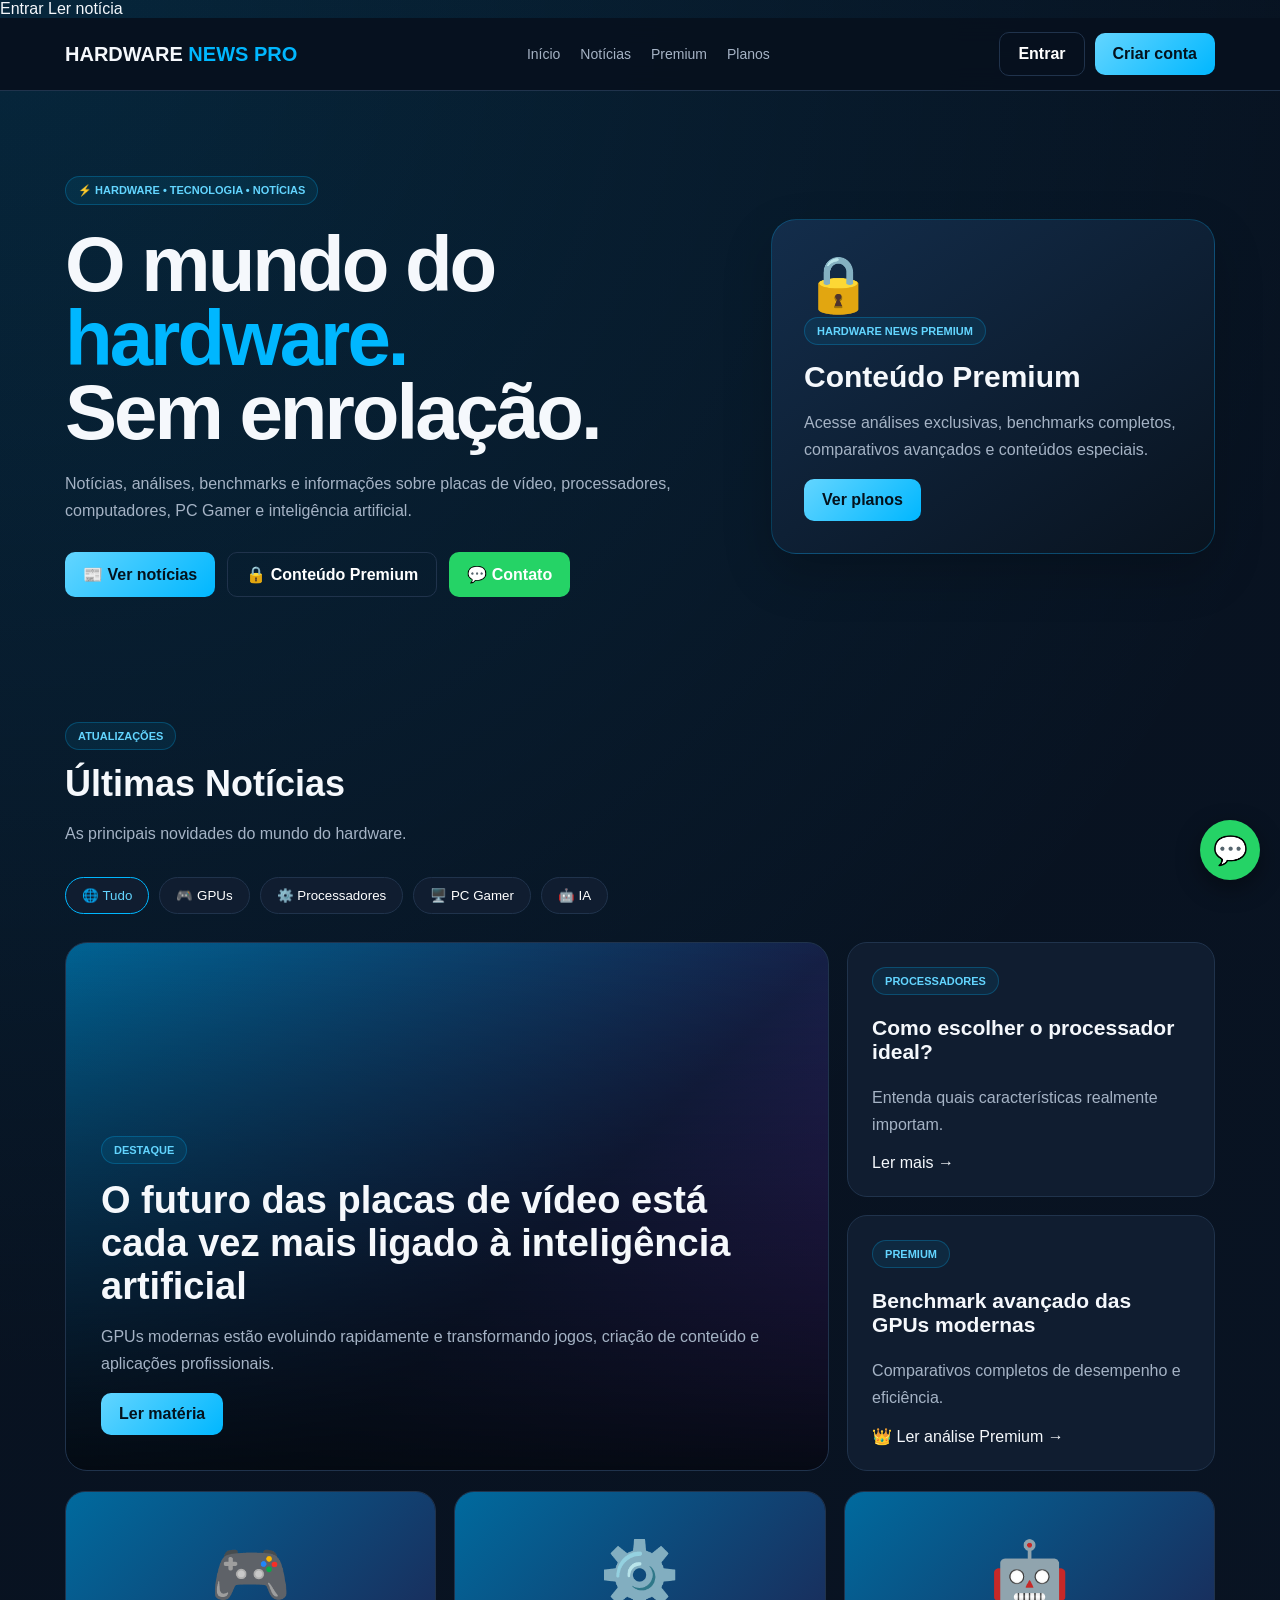
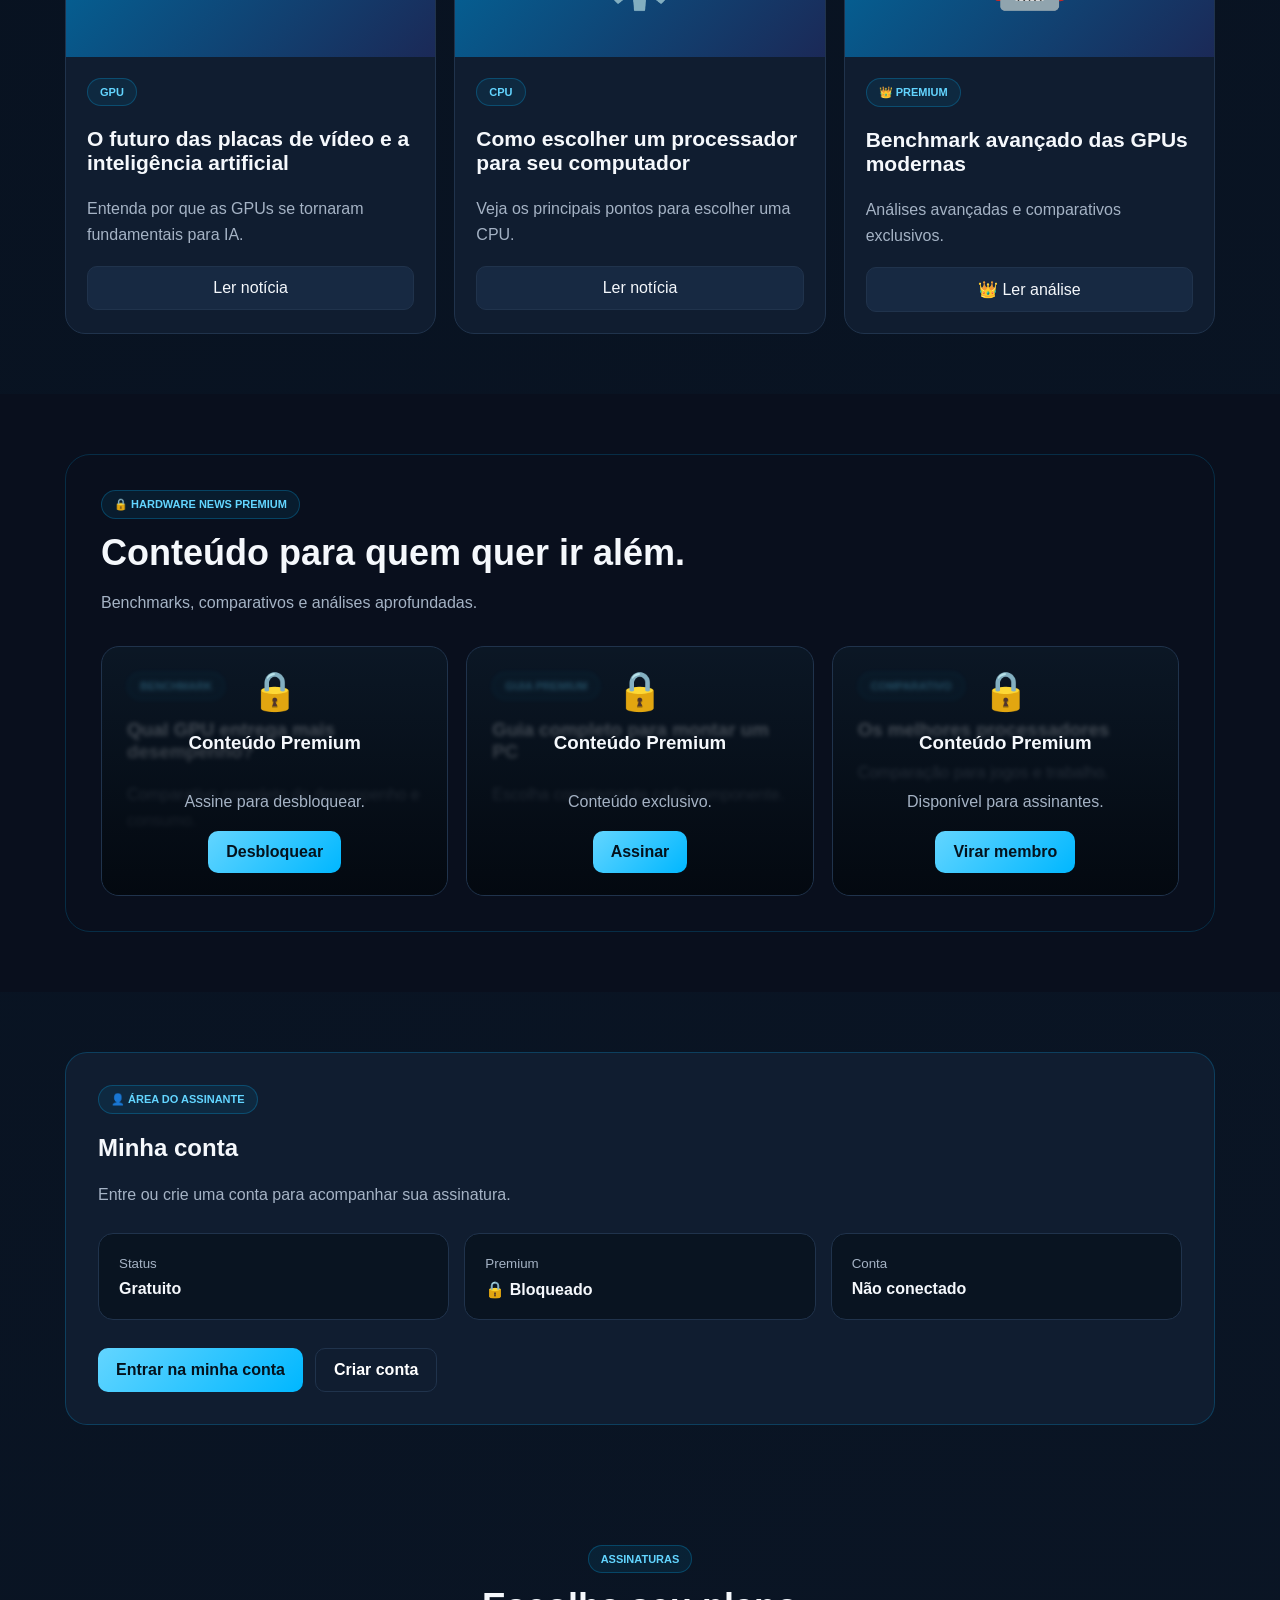
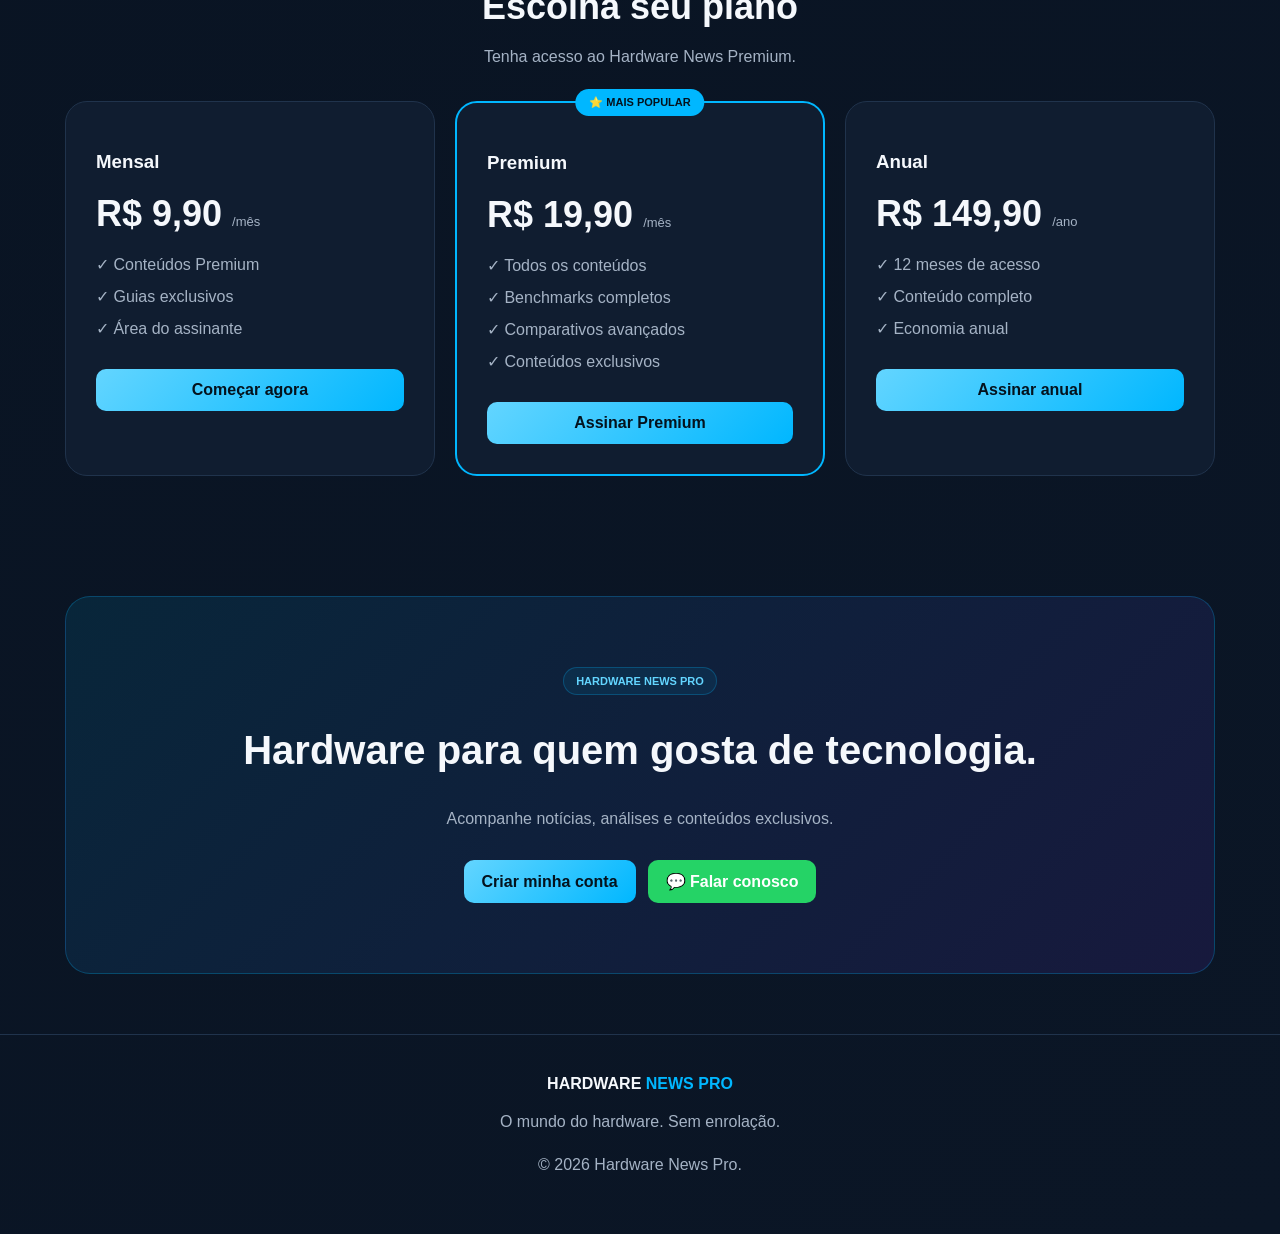
<file: Index.html>
<!DOCTYPE html>
<html lang="pt-BR">
<head>
<meta charset="UTF-8">
<meta name="viewport" content="width=device-width, initial-scale=1.0">

<title>Hardware News Pro | Notícias sobre Hardware</title>
<a href="login.html">Entrar</a>
  
  <a href="noticia.html?id=news-1">Ler notícia</a>
  
<style>
:root{
  --bg:#07111f;
  --bg2:#0b1626;
  --card:#101d30;
  --blue:#00b7ff;
  --blue2:#63d5ff;
  --text:#f5f8fc;
  --muted:#a5b3c5;
  --border:#20334c;
  --green:#25D366;
}

*{box-sizing:border-box}

html{scroll-behavior:smooth}

body{
  margin:0;
  font-family:Arial,Helvetica,sans-serif;
  color:var(--text);
  background:
    radial-gradient(circle at top left,rgba(0,183,255,.13),transparent 30%),
    linear-gradient(145deg,var(--bg),var(--bg2));
}

a{text-decoration:none;color:inherit}
button,input{font-family:inherit}

.container{
  width:min(1150px,92%);
  margin:auto;
}

/* HEADER */

header{
  position:sticky;
  top:0;
  z-index:100;
  background:rgba(7,17,31,.96);
  backdrop-filter:blur(12px);
  border-bottom:1px solid var(--border);
}

nav{
  min-height:72px;
  display:flex;
  align-items:center;
  justify-content:space-between;
  gap:18px;
}

.logo{
  font-size:20px;
  font-weight:900;
  white-space:nowrap;
}

.logo span{color:var(--blue)}

.links{
  display:flex;
  align-items:center;
  gap:20px;
}

.links a{
  color:var(--muted);
  font-size:14px;
}

.links a:hover{color:var(--blue)}

.nav-user{
  display:flex;
  align-items:center;
  gap:10px;
}

.btn{
  display:inline-flex;
  align-items:center;
  justify-content:center;
  gap:7px;
  border:none;
  cursor:pointer;
  padding:12px 18px;
  border-radius:10px;
  background:linear-gradient(135deg,var(--blue2),var(--blue));
  color:#04121d;
  font-weight:800;
  transition:.2s;
}

.btn:hover{transform:translateY(-2px)}

.btn-outline{
  background:transparent;
  color:white;
  border:1px solid var(--border);
}

.btn-green{
  background:var(--green);
  color:white;
}

.user-box{
  display:none;
  align-items:center;
  gap:10px;
}

.user-name{
  max-width:150px;
  overflow:hidden;
  text-overflow:ellipsis;
  white-space:nowrap;
  font-size:13px;
  color:var(--blue2);
  font-weight:bold;
}

/* HERO */

.hero{padding:85px 0 65px}

.hero-grid{
  display:grid;
  grid-template-columns:1.2fr .8fr;
  gap:40px;
  align-items:center;
}

.badge{
  display:inline-block;
  padding:7px 12px;
  border-radius:25px;
  background:rgba(0,183,255,.08);
  border:1px solid rgba(0,183,255,.25);
  color:var(--blue2);
  font-size:11px;
  font-weight:900;
}

h1{
  margin:22px 0;
  font-size:clamp(50px,7vw,78px);
  line-height:.95;
  letter-spacing:-3px;
}

h1 span{color:var(--blue)}

p{
  color:var(--muted);
  line-height:1.65;
}

.hero-buttons{
  display:flex;
  flex-wrap:wrap;
  gap:12px;
  margin-top:28px;
}

.premium-box{
  padding:32px;
  border-radius:25px;
  border:1px solid rgba(0,183,255,.25);
  background:linear-gradient(145deg,#132d4b,#09131f);
  box-shadow:0 20px 50px rgba(0,0,0,.2);
}

.premium-icon{font-size:55px}

.premium-box h2{
  font-size:30px;
  margin:15px 0;
}

/* SECTIONS */

section{padding:60px 0}

.section-title{margin-bottom:30px}

.section-title h2{
  margin:13px 0;
  font-size:36px;
}

.center{text-align:center}

/* CATEGORIES */

.categories{
  display:flex;
  gap:10px;
  overflow-x:auto;
  padding-bottom:8px;
}

.category{
  flex:0 0 auto;
  border:1px solid var(--border);
  background:var(--card);
  color:white;
  padding:10px 16px;
  border-radius:25px;
  cursor:pointer;
}

.category.active,
.category:hover{
  border-color:var(--blue);
  color:var(--blue2);
}

/* FEATURED */

.featured{
  display:grid;
  grid-template-columns:1.35fr .65fr;
  gap:18px;
  margin-top:20px;
}

.main-news{
  min-height:420px;
  padding:35px;
  display:flex;
  align-items:flex-end;
  border-radius:22px;
  border:1px solid var(--border);
  background:
    linear-gradient(0deg,rgba(3,9,16,.96),rgba(3,9,16,.08)),
    linear-gradient(135deg,#006a9e,#17224b 60%,#47217d);
}

.main-news h3{
  font-size:38px;
  margin:15px 0;
}

.side-news{
  display:flex;
  flex-direction:column;
  gap:18px;
}

.side-card{
  flex:1;
  padding:24px;
  border-radius:20px;
  background:var(--card);
  border:1px solid var(--border);
}

.side-card h3{font-size:21px}

/* NEWS */

.news-grid{
  display:grid;
  grid-template-columns:repeat(3,1fr);
  gap:18px;
  margin-top:20px;
}

.news-card{
  overflow:hidden;
  border-radius:20px;
  background:var(--card);
  border:1px solid var(--border);
}

.news-image{
  height:165px;
  display:flex;
  align-items:center;
  justify-content:center;
  font-size:65px;
  background:linear-gradient(135deg,#006a9e,#1b2957);
}

.news-content{padding:21px}

.news-content h3{
  font-size:21px;
}

.read{
  display:block;
  text-align:center;
  margin-top:17px;
  padding:12px;
  border-radius:10px;
  background:#172942;
  border:1px solid var(--border);
}

/* ACCOUNT */

.account-box{
  padding:32px;
  border-radius:22px;
  background:var(--card);
  border:1px solid rgba(0,183,255,.22);
}

.stats{
  display:grid;
  grid-template-columns:repeat(3,1fr);
  gap:15px;
  margin:25px 0;
}

.stat{
  padding:20px;
  border-radius:15px;
  background:#091421;
  border:1px solid var(--border);
}

.stat small{color:var(--muted)}

.stat strong{
  display:block;
  margin-top:8px;
}

/* PREMIUM */

.premium-section{
  background:#090f1d;
}

.premium-wrap{
  padding:35px;
  border-radius:25px;
  border:1px solid rgba(0,183,255,.18);
}

.premium-grid{
  display:grid;
  grid-template-columns:repeat(3,1fr);
  gap:18px;
}

.lock-card{
  position:relative;
  min-height:250px;
  overflow:hidden;
  padding:25px;
  border-radius:18px;
  background:#0b1725;
  border:1px solid var(--border);
}

.lock-content{
  opacity:.35;
  filter:blur(2px);
}

.lock-overlay{
  position:absolute;
  inset:0;
  display:flex;
  flex-direction:column;
  align-items:center;
  justify-content:center;
  text-align:center;
  background:linear-gradient(transparent,rgba(3,8,15,.95));
}

.lock{font-size:38px}

/* PLANS */

.plans{
  display:grid;
  grid-template-columns:repeat(3,1fr);
  gap:20px;
}

.plan{
  position:relative;
  padding:30px;
  border-radius:22px;
  background:var(--card);
  border:1px solid var(--border);
}

.plan.popular{
  border:2px solid var(--blue);
}

.popular-label{
  position:absolute;
  top:-14px;
  left:50%;
  transform:translateX(-50%);
  white-space:nowrap;
  padding:7px 14px;
  border-radius:25px;
  background:var(--blue);
  color:#04121d;
  font-size:11px;
  font-weight:900;
}

.price{
  margin:20px 0;
  font-size:36px;
  font-weight:900;
}

.price span{
  font-size:13px;
  font-weight:normal;
  color:var(--muted);
}

.plan ul{
  list-style:none;
  padding:0;
}

.plan li{
  color:var(--muted);
  margin:13px 0;
}

.plan .btn{
  width:100%;
  margin-top:15px;
}

/* CTA */

.cta{
  padding:70px 20px;
  border-radius:25px;
  text-align:center;
  background:linear-gradient(135deg,#08263a,#17193d);
  border:1px solid rgba(0,183,255,.25);
}

.cta h2{
  font-size:40px;
}

/* WHATSAPP */

.whatsapp-float{
  position:fixed;
  right:20px;
  bottom:20px;
  width:60px;
  height:60px;
  display:flex;
  align-items:center;
  justify-content:center;
  border-radius:50%;
  background:var(--green);
  font-size:28px;
  box-shadow:0 8px 25px rgba(0,0,0,.4);
  z-index:200;
}

/* FOOTER */

footer{
  padding:40px 0;
  text-align:center;
  border-top:1px solid var(--border);
}

footer span{color:var(--blue)}

/* MOBILE */

@media(max-width:900px){

  .hero-grid,
  .featured{
    grid-template-columns:1fr;
  }

  .side-news{
    display:grid;
    grid-template-columns:1fr 1fr;
  }

  .news-grid,
  .premium-grid,
  .plans{
    grid-template-columns:1fr 1fr;
  }

  .stats{
    grid-template-columns:1fr;
  }
}

@media(max-width:650px){

  nav{
    min-height:65px;
  }

  .links{
    display:none;
  }

  .user-name{
    display:none;
  }

  .hero{
    padding:55px 0;
  }

  h1{
    font-size:52px;
  }

  .hero-buttons{
    flex-direction:column;
  }

  .hero-buttons .btn{
    width:100%;
  }

  .side-news{
    display:flex;
  }

  .news-grid,
  .premium-grid,
  .plans{
    grid-template-columns:1fr;
  }

  .main-news h3{
    font-size:30px;
  }

  .main-news{
    padding:25px;
  }

  .premium-wrap{
    padding:22px;
  }

  .whatsapp-float{
    width:55px;
    height:55px;
    right:15px;
    bottom:15px;
  }
}
</style>
</head>

<body>

<header>
<div class="container">

<nav>

<a href="index.html" class="logo">
HARDWARE <span>NEWS PRO</span>
</a>

<div class="links">
<a href="#inicio">Início</a>
<a href="#noticias">Notícias</a>
<a href="#premium">Premium</a>
<a href="#planos">Planos</a>
</div>

<div class="nav-user" id="navGuest">

<a href="login.html" class="btn btn-outline">
Entrar
</a>

<a href="cadastro.html" class="btn">
Criar conta
</a>

</div>

<div class="user-box" id="navLogged">

<span class="user-name" id="userName">
Usuário
</span>

<a href="premium.html" class="btn btn-outline">
Premium
</a>

<button class="btn btn-outline" onclick="sair()">
Sair
</button>

</div>

</nav>

</div>
</header>

<main>

<section class="hero" id="inicio">

<div class="container">

<div class="hero-grid">

<div>

<span class="badge">
⚡ HARDWARE • TECNOLOGIA • NOTÍCIAS
</span>

<h1>
O mundo do<br>
<span>hardware.</span><br>
Sem enrolação.
</h1>

<p>
Notícias, análises, benchmarks e informações sobre placas de vídeo,
processadores, computadores, PC Gamer e inteligência artificial.
</p>

<div class="hero-buttons">

<a href="#noticias" class="btn">
📰 Ver notícias
</a>

<a href="#premium" class="btn btn-outline">
🔒 Conteúdo Premium
</a>

<a
href="https://wa.me/5561993730064"
target="_blank"
rel="noopener"
class="btn btn-green"
>
💬 Contato
</a>

</div>

</div>

<div class="premium-box">

<div class="premium-icon">
🔒
</div>

<span class="badge">
HARDWARE NEWS PREMIUM
</span>

<h2>
Conteúdo Premium
</h2>

<p>
Acesse análises exclusivas, benchmarks completos,
comparativos avançados e conteúdos especiais.
</p>

<a href="#planos" class="btn">
Ver planos
</a>

</div>

</div>

</div>

</section>


<section id="noticias">

<div class="container">

<div class="section-title">

<span class="badge">
ATUALIZAÇÕES
</span>

<h2>
Últimas Notícias
</h2>

<p>
As principais novidades do mundo do hardware.
</p>

</div>

<div class="categories">

<button class="category active">🌐 Tudo</button>
<button class="category">🎮 GPUs</button>
<button class="category">⚙️ Processadores</button>
<button class="category">🖥️ PC Gamer</button>
<button class="category">🤖 IA</button>

</div>


<div class="featured">

<article class="main-news">

<div>

<span class="badge">
DESTAQUE
</span>

<h3>
O futuro das placas de vídeo está cada vez mais ligado à inteligência artificial
</h3>

<p>
GPUs modernas estão evoluindo rapidamente e transformando jogos,
criação de conteúdo e aplicações profissionais.
</p>

<a href="noticia.html?id=news-1" class="btn">
Ler matéria
</a>

</div>

</article>


<div class="side-news">

<article class="side-card">

<span class="badge">
PROCESSADORES
</span>

<h3>
Como escolher o processador ideal?
</h3>

<p>
Entenda quais características realmente importam.
</p>

<a href="noticia.html?id=news-2">
Ler mais →
</a>

</article>


<article class="side-card">

<span class="badge">
PREMIUM
</span>

<h3>
Benchmark avançado das GPUs modernas
</h3>

<p>
Comparativos completos de desempenho e eficiência.
</p>

<a href="noticia.html?id=news-3">
👑 Ler análise Premium →
</a>

</article>

</div>

</div>


<div class="news-grid">

<article class="news-card">

<div class="news-image">
🎮
</div>

<div class="news-content">

<span class="badge">
GPU
</span>

<h3>
O futuro das placas de vídeo e a inteligência artificial
</h3>

<p>
Entenda por que as GPUs se tornaram fundamentais para IA.
</p>

<a href="noticia.html?id=news-1" class="read">
Ler notícia
</a>

</div>

</article>


<article class="news-card">

<div class="news-image">
⚙️
</div>

<div class="news-content">

<span class="badge">
CPU
</span>

<h3>
Como escolher um processador para seu computador
</h3>

<p>
Veja os principais pontos para escolher uma CPU.
</p>

<a href="noticia.html?id=news-2" class="read">
Ler notícia
</a>

</div>

</article>


<article class="news-card">

<div class="news-image">
🤖
</div>

<div class="news-content">

<span class="badge">
👑 PREMIUM
</span>

<h3>
Benchmark avançado das GPUs modernas
</h3>

<p>
Análises avançadas e comparativos exclusivos.
</p>

<a href="noticia.html?id=news-3" class="read">
👑 Ler análise
</a>

</div>

</article>

</div>

</div>

</section>


<section class="premium-section" id="premium">

<div class="container">

<div class="premium-wrap">

<div class="section-title">

<span class="badge">
🔒 HARDWARE NEWS PREMIUM
</span>

<h2>
Conteúdo para quem quer ir além.
</h2>

<p>
Benchmarks, comparativos e análises aprofundadas.
</p>

</div>


<div class="premium-grid">

<div class="lock-card">

<div class="lock-content">

<span class="badge">
BENCHMARK
</span>

<h3>
Qual GPU entrega mais desempenho?
</h3>

<p>
Comparativo completo de desempenho e consumo.
</p>

</div>

<div class="lock-overlay">

<div class="lock">
🔒
</div>

<h3>
Conteúdo Premium
</h3>

<p>
Assine para desbloquear.
</p>

<a href="premium.html" class="btn">
Desbloquear
</a>

</div>

</div>


<div class="lock-card">

<div class="lock-content">

<span class="badge">
GUIA PREMIUM
</span>

<h3>
Guia completo para montar um PC
</h3>

<p>
Escolha corretamente cada componente.
</p>

</div>

<div class="lock-overlay">

<div class="lock">
🔒
</div>

<h3>
Conteúdo Premium
</h3>

<p>
Conteúdo exclusivo.
</p>

<a href="premium.html" class="btn">
Assinar
</a>

</div>

</div>


<div class="lock-card">

<div class="lock-content">

<span class="badge">
COMPARATIVO
</span>

<h3>
Os melhores processadores
</h3>

<p>
Comparação para jogos e trabalho.
</p>

</div>

<div class="lock-overlay">

<div class="lock">
🔒
</div>

<h3>
Conteúdo Premium
</h3>

<p>
Disponível para assinantes.
</p>

<a href="premium.html" class="btn">
Virar membro
</a>

</div>

</div>

</div>

</div>

</div>

</section>


<section>

<div class="container">

<div class="account-box">

<span class="badge">
👤 ÁREA DO ASSINANTE
</span>

<h2 id="accountTitle">
Minha conta
</h2>

<p id="accountText">
Entre ou crie uma conta para acompanhar sua assinatura.
</p>

<div class="stats">

<div class="stat">
<small>Status</small>
<strong id="statusPlan">Gratuito</strong>
</div>

<div class="stat">
<small>Premium</small>
<strong id="statusPremium">🔒 Bloqueado</strong>
</div>

<div class="stat">
<small>Conta</small>
<strong id="statusAccount">Não conectado</strong>
</div>

</div>


<div class="hero-buttons" id="accountButtons">

<a href="login.html" class="btn">
Entrar na minha conta
</a>

<a href="cadastro.html" class="btn btn-outline">
Criar conta
</a>

</div>

</div>

</div>

</section>


<section id="planos">

<div class="container">

<div class="section-title center">

<span class="badge">
ASSINATURAS
</span>

<h2>
Escolha seu plano
</h2>

<p>
Tenha acesso ao Hardware News Premium.
</p>

</div>


<div class="plans">

<div class="plan">

<h3>Mensal</h3>

<div class="price">
R$ 9,90
<span>/mês</span>
</div>

<ul>
<li>✓ Conteúdos Premium</li>
<li>✓ Guias exclusivos</li>
<li>✓ Área do assinante</li>
</ul>

<a class="btn"
href="https://mpago.la/1afeBKt"
target="_blank"
rel="noopener">
Começar agora
</a>

</div>


<div class="plan popular">

<div class="popular-label">
⭐ MAIS POPULAR
</div>

<h3>Premium</h3>

<div class="price">
R$ 19,90
<span>/mês</span>
</div>

<ul>
<li>✓ Todos os conteúdos</li>
<li>✓ Benchmarks completos</li>
<li>✓ Comparativos avançados</li>
<li>✓ Conteúdos exclusivos</li>
</ul>

<a class="btn"
href="https://mpago.la/2BEZAWZ"
target="_blank"
rel="noopener">
Assinar Premium
</a>

</div>


<div class="plan">

<h3>Anual</h3>

<div class="price">
R$ 149,90
<span>/ano</span>
</div>

<ul>
<li>✓ 12 meses de acesso</li>
<li>✓ Conteúdo completo</li>
<li>✓ Economia anual</li>
</ul>

<a class="btn"
href="https://mpago.la/114ah8K"
target="_blank"
rel="noopener">
Assinar anual
</a>

</div>

</div>

</div>

</section>


<section>

<div class="container">

<div class="cta">

<span class="badge">
HARDWARE NEWS PRO
</span>

<h2>
Hardware para quem gosta de tecnologia.
</h2>

<p>
Acompanhe notícias, análises e conteúdos exclusivos.
</p>

<div class="hero-buttons" style="justify-content:center">

<a href="cadastro.html" class="btn">
Criar minha conta
</a>

<a
href="https://wa.me/5561993730064"
target="_blank"
rel="noopener"
class="btn btn-green">
💬 Falar conosco
</a>

</div>

</div>

</div>

</section>

</main>


<footer>

<div class="container">

<strong>
HARDWARE <span>NEWS PRO</span>
</strong>

<p>
O mundo do hardware. Sem enrolação.
</p>

<p>
© 2026 Hardware News Pro.
</p>

</div>

</footer>


<a
href="https://wa.me/5561993730064"
target="_blank"
rel="noopener"
class="whatsapp-float"
aria-label="Contato WhatsApp">
💬
</a>


<script>

/* =========================================
   CONFIGURAÇÕES
========================================= */

const STORAGE_USERS = "hardwareNewsUsuarios";
const STORAGE_LOGGED = "hardwareNewsUsuarioLogado";


/* =========================================
   CATEGORIAS
========================================= */

document.querySelectorAll(".category").forEach(function(button){

  button.addEventListener("click",function(){

    document.querySelectorAll(".category").forEach(function(item){
      item.classList.remove("active");
    });

    button.classList.add("active");

  });

});


/* =========================================
   USUÁRIO LOGADO
========================================= */

function obterUsuarioLogado(){

  try{

    const dados = localStorage.getItem(STORAGE_LOGGED);

    if(!dados){
      return null;
    }

    const usuario = JSON.parse(dados);

    if(!usuario || !usuario.email){
      localStorage.removeItem(STORAGE_LOGGED);
      return null;
    }

    return usuario;

  }catch(error){

    localStorage.removeItem(STORAGE_LOGGED);
    return null;

  }

}


/* =========================================
   ATUALIZAR PREMIUM
========================================= */

function atualizarStatusUsuario(usuario){

  if(!usuario){
    return null;
  }

  try{

    const dadosUsuarios =
      localStorage.getItem(STORAGE_USERS);

    if(!dadosUsuarios){
      return usuario;
    }

    const usuarios =
      JSON.parse(dadosUsuarios);

    if(!Array.isArray(usuarios)){
      return usuario;
    }

    const usuarioBanco = usuarios.find(function(item){
      return item.email === usuario.email;
    });

    if(usuarioBanco){

      usuario.nome = usuarioBanco.nome || usuario.nome;

      usuario.premium =
        usuarioBanco.premium === true;

      usuario.plano =
        usuarioBanco.plano ||
        (usuario.premium ? "Premium" : "Gratuito");

      localStorage.setItem(
        STORAGE_LOGGED,
        JSON.stringify(usuario)
      );

    }

  }catch(error){
    console.error("Erro ao atualizar usuário:",error);
  }

  return usuario;

}


/* =========================================
   CARREGAR USUÁRIO
========================================= */

function carregarUsuario(){

  let usuario = obterUsuarioLogado();

  usuario = atualizarStatusUsuario(usuario);

  if(!usuario){
    return;
  }


  /* MENU */

  document.getElementById("navGuest").style.display = "none";

  document.getElementById("navLogged").style.display = "flex";

  document.getElementById("userName").textContent =
    "👤 " +
    (usuario.nome || "Usuário") +
    (usuario.premium === true ? " 👑" : "");


  /* ÁREA DA CONTA */

  document.getElementById("accountTitle").textContent =
    "Olá, " +
    (usuario.nome || "Usuário") +
    "!";

  document.getElementById("accountText").textContent =
    usuario.premium === true
      ? "Sua conta Premium está ativa. Você possui acesso aos conteúdos exclusivos."
      : "Você está conectado ao Hardware News Pro.";


  document.getElementById("statusPlan").textContent =
    usuario.plano ||
    (usuario.premium === true ? "Premium" : "Gratuito");


  document.getElementById("statusPremium").textContent =
    usuario.premium === true
      ? "👑 ✅ Ativo"
      : "🔒 Bloqueado";


  document.getElementById("statusAccount").textContent =
    "Conectado";


  document.getElementById("accountButtons").innerHTML =

    '<a href="premium.html" class="btn">👑 Ver Premium</a>' +

    '<button class="btn btn-outline" onclick="sair()">🚪 Sair da conta</button>';

}


/* =========================================
   SAIR
========================================= */

function sair(){

  localStorage.removeItem(STORAGE_LOGGED);

  window.location.href = "index.html";

}


/* =========================================
   INICIAR
========================================= */

carregarUsuario();

</script>

</body>
</html>
</file>
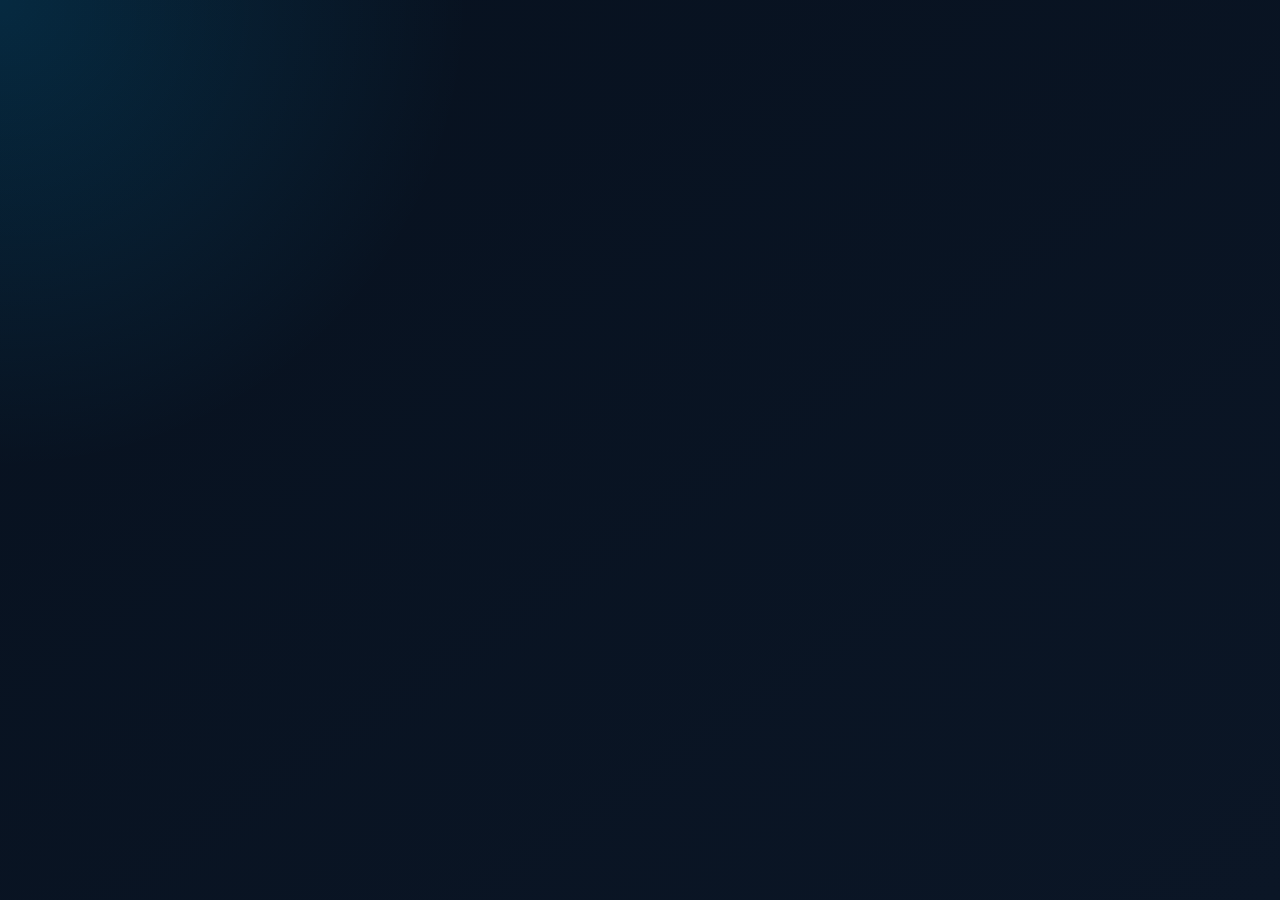
<file: admin.html>
<!DOCTYPE html>
<html lang="pt-BR">
<head>
<meta charset="UTF-8">
<meta name="viewport" content="width=device-width, initial-scale=1.0">

<title>Admin | Hardware News Pro</title>

<style>
:root{
  --bg:#07111f;
  --bg2:#0b1626;
  --card:#101d30;
  --blue:#00b7ff;
  --blue2:#63d5ff;
  --text:#f5f8fc;
  --muted:#a5b3c5;
  --border:#20334c;
  --green:#25D366;
  --red:#ff5d6c;
  --yellow:#ffc857;
}

*{
  box-sizing:border-box;
}

html{
  scroll-behavior:smooth;
}

body{
  margin:0;
  min-height:100vh;
  font-family:Arial,Helvetica,sans-serif;
  color:var(--text);
  background:
    radial-gradient(circle at top left,rgba(0,183,255,.15),transparent 30%),
    linear-gradient(145deg,var(--bg),var(--bg2));
}

button,
input,
textarea,
select{
  font:inherit;
}

button{
  cursor:pointer;
}

a{
  color:inherit;
  text-decoration:none;
}

/* LOGIN */

.login-page{
  min-height:100vh;
  display:flex;
  align-items:center;
  justify-content:center;
  padding:20px;
}

.login-box{
  width:100%;
  max-width:430px;
  padding:35px;
  border-radius:24px;
  background:rgba(16,29,48,.98);
  border:1px solid var(--border);
  box-shadow:0 25px 80px rgba(0,0,0,.4);
}

.login-icon{
  width:65px;
  height:65px;
  display:flex;
  align-items:center;
  justify-content:center;
  border-radius:18px;
  font-size:30px;
  background:rgba(0,183,255,.1);
}

.logo{
  font-weight:900;
  font-size:20px;
}

.logo span{
  color:var(--blue);
}

.login-box h1{
  margin:25px 0 10px;
  font-size:30px;
}

.login-box p{
  color:var(--muted);
  line-height:1.6;
}

.login-box form{
  margin-top:25px;
}

/* ADMIN */

#adminApp{
  display:none;
}

header{
  position:sticky;
  top:0;
  z-index:100;
  border-bottom:1px solid var(--border);
  background:rgba(7,17,31,.97);
  backdrop-filter:blur(12px);
}

.nav{
  width:min(1250px,94%);
  min-height:72px;
  margin:auto;
  display:flex;
  align-items:center;
  justify-content:space-between;
  gap:15px;
}

.nav-right{
  display:flex;
  align-items:center;
  gap:12px;
}

.admin-name{
  color:var(--blue2);
  font-size:14px;
  font-weight:bold;
}

/* LAYOUT */

.container{
  width:min(1250px,94%);
  margin:auto;
}

.dashboard{
  padding:45px 0;
}

.page-title{
  margin-bottom:30px;
}

.page-title h1{
  margin:0 0 10px;
  font-size:36px;
}

.page-title p{
  margin:0;
  color:var(--muted);
}

/* BUTTONS */

.btn{
  border:none;
  padding:13px 18px;
  border-radius:10px;
  font-weight:800;
  background:linear-gradient(135deg,var(--blue2),var(--blue));
  color:#03111c;
  transition:.2s;
}

.btn:hover{
  transform:translateY(-2px);
}

.btn-outline{
  background:transparent;
  color:var(--text);
  border:1px solid var(--border);
}

.btn-green{
  background:var(--green);
  color:white;
}

.btn-red{
  background:var(--red);
  color:white;
}

.btn-small{
  padding:9px 12px;
  font-size:12px;
}

/* STATS */

.stats{
  display:grid;
  grid
</file>
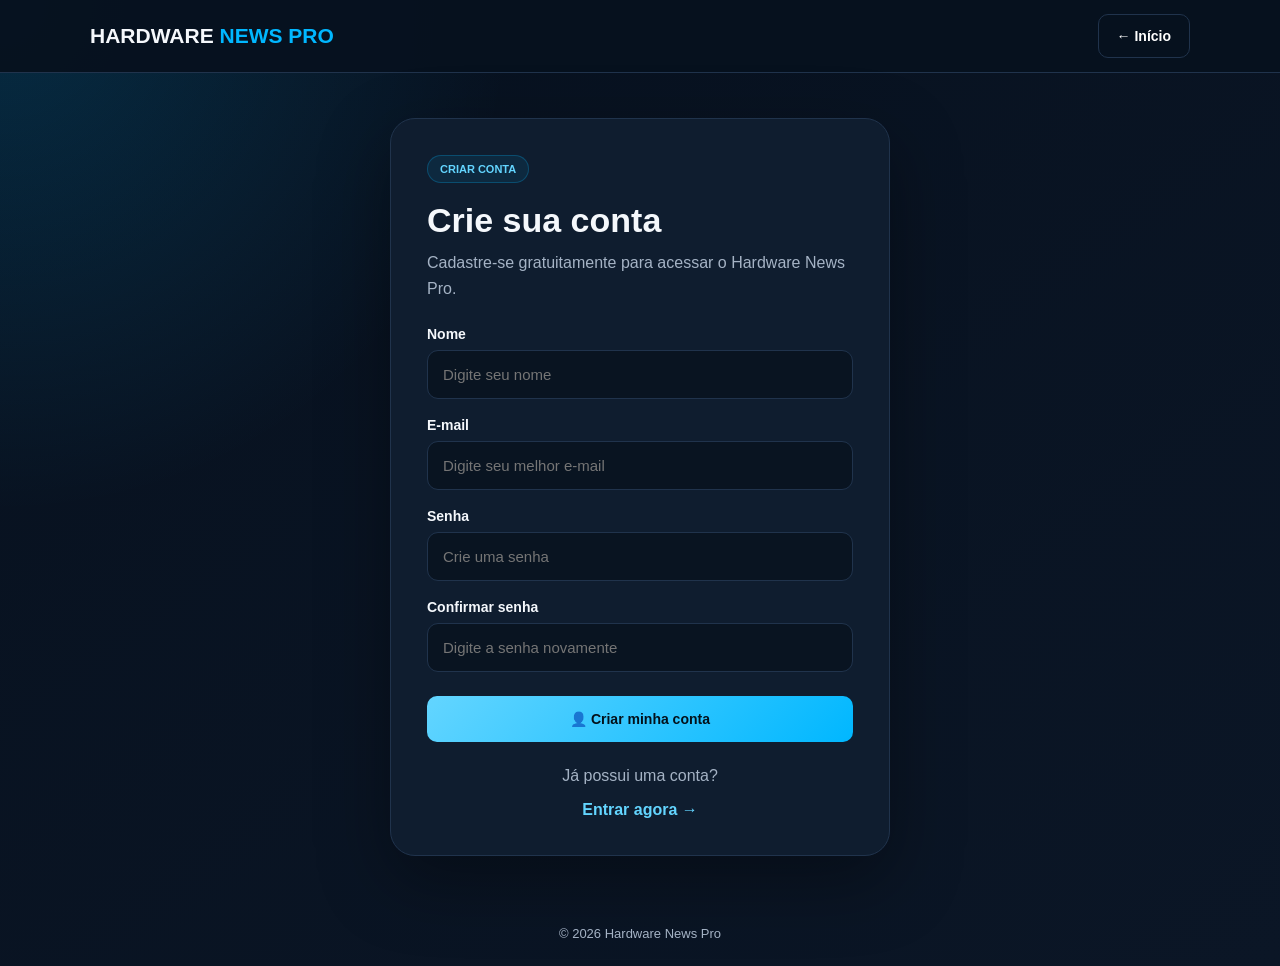
<file: Cadastro.html>
<!DOCTYPE html>
<html lang="pt-BR">
<head>
<meta charset="UTF-8">
<meta name="viewport" content="width=device-width, initial-scale=1.0">

<title>Cadastro | Hardware News Pro</title>

<style>
:root{
  --bg:#07111f;
  --bg2:#0b1626;
  --card:#101d30;
  --blue:#00b7ff;
  --blue2:#63d5ff;
  --text:#f5f8fc;
  --muted:#a5b3c5;
  --border:#20334c;
  --red:#ff6675;
}

*{
  box-sizing:border-box;
}

html,
body{
  margin:0;
  min-height:100%;
}

body{
  min-height:100vh;
  display:flex;
  flex-direction:column;
  font-family:Arial,Helvetica,sans-serif;
  color:var(--text);
  background:
    radial-gradient(circle at top left,rgba(0,183,255,.16),transparent 32%),
    linear-gradient(145deg,var(--bg),var(--bg2));
}

a{
  color:inherit;
  text-decoration:none;
}

/* HEADER */

header{
  width:100%;
  background:rgba(7,17,31,.96);
  border-bottom:1px solid var(--border);
}

nav{
  width:min(1100px,92%);
  min-height:72px;
  margin:auto;
  display:flex;
  align-items:center;
  justify-content:space-between;
  gap:15px;
}

.logo{
  font-size:21px;
  font-weight:900;
}

.logo span{
  color:var(--blue);
}

/* BUTTONS */

.btn{
  display:inline-flex;
  align-items:center;
  justify-content:center;
  border:none;
  border-radius:10px;
  padding:13px 18px;
  font-size:14px;
  font-weight:800;
  cursor:pointer;
  transition:.2s;
  background:linear-gradient(
    135deg,
    var(--blue2),
    var(--blue)
  );
  color:#03111b;
}

.btn:hover{
  transform:translateY(-2px);
}

.btn:disabled{
  opacity:.65;
  cursor:not-allowed;
  transform:none;
}

.btn-outline{
  background:transparent;
  color:white;
  border:1px solid var(--border);
}

/* MAIN */

main{
  flex:1;
  display:flex;
  align-items:center;
  justify-content:center;
  padding:45px 20px;
}

.card{
  width:100%;
  max-width:500px;
  padding:36px;
  border-radius:25px;
  background:rgba(16,29,48,.97);
  border:1px solid var(--border);
  box-shadow:0 25px 70px rgba(0,0,0,.35);
}

.badge{
  display:inline-block;
  padding:7px 12px;
  border-radius:30px;
  font-size:11px;
  font-weight:900;
  color:var(--blue2);
  background:rgba(0,183,255,.08);
  border:1px solid rgba(0,183,255,.25);
}

h1{
  margin:18px 0 10px;
  font-size:34px;
}

.description{
  margin:0;
  color:var(--muted);
  line-height:1.6;
}

/* FORM */

form{
  margin-top:25px;
}

label{
  display:block;
  margin:18px 0 8px;
  font-size:14px;
  font-weight:bold;
}

input{
  width:100%;
  padding:15px;
  border-radius:11px;
  border:1px solid var(--border);
  background:#091421;
  color:white;
  outline:none;
  font-size:15px;
}

input:focus{
  border-color:var(--blue);
}

.submit{
  width:100%;
  margin-top:24px;
  padding:15px;
}

/* MESSAGE */

.message{
  display:none;
  margin-top:18px;
  padding:13px;
  border-radius:10px;
  font-size:14px;
  line-height:1.5;
}

.message.error{
  display:block;
  color:#ffabb4;
  background:rgba(255,102,117,.10);
  border:1px solid rgba(255,102,117,.35);
}

.message.success{
  display:block;
  color:#7ee0ff;
  background:rgba(0,183,255,.10);
  border:1px solid rgba(0,183,255,.35);
}

/* BOTTOM */

.bottom{
  margin-top:25px;
  text-align:center;
}

.bottom p{
  color:var(--muted);
}

.bottom a{
  color:var(--blue2);
  font-weight:bold;
}

/* FOOTER */

footer{
  padding:25px;
  text-align:center;
  color:var(--muted);
  font-size:13px;
}

/* MOBILE */

@media(max-width:500px){

  .card{
    padding:25px;
  }

  h1{
    font-size:29px;
  }

  nav{
    min-height:65px;
  }

  .logo{
    font-size:17px;
  }

}
</style>
</head>

<body>

<header>

<nav>

<a
href="index.html"
class="logo">

HARDWARE
<span>NEWS PRO</span>

</a>

<a
href="index.html"
class="btn btn-outline">

← Início

</a>

</nav>

</header>


<main>

<section class="card">

<span class="badge">
CRIAR CONTA
</span>

<h1>
Crie sua conta
</h1>

<p class="description">
Cadastre-se gratuitamente para acessar o Hardware News Pro.
</p>


<form id="cadastroForm">

<label for="nome">
Nome
</label>

<input
id="nome"
type="text"
placeholder="Digite seu nome"
autocomplete="name"
required
>


<label for="email">
E-mail
</label>

<input
id="email"
type="email"
placeholder="Digite seu melhor e-mail"
autocomplete="email"
required
>


<label for="senha">
Senha
</label>

<input
id="senha"
type="password"
placeholder="Crie uma senha"
autocomplete="new-password"
minlength="4"
required
>


<label for="confirmarSenha">
Confirmar senha
</label>

<input
id="confirmarSenha"
type="password"
placeholder="Digite a senha novamente"
autocomplete="new-password"
minlength="4"
required
>


<div
id="message"
class="message"
aria-live="polite">
</div>


<button
id="cadastroButton"
type="submit"
class="btn submit">

👤 Criar minha conta

</button>

</form>


<div class="bottom">

<p>
Já possui uma conta?
</p>

<a href="login.html">
Entrar agora →
</a>

</div>

</section>

</main>


<footer>

© 2026 Hardware News Pro

</footer>


<script>
"use strict";

/* =====================================
   CHAVES DO SISTEMA
===================================== */

const STORAGE_USERS =
  "hardwareNewsUsuarios";

const STORAGE_LOGGED =
  "hardwareNewsUsuarioLogado";


/* =====================================
   ELEMENTOS
===================================== */

const cadastroForm =
  document.getElementById("cadastroForm");

const nomeInput =
  document.getElementById("nome");

const emailInput =
  document.getElementById("email");

const senhaInput =
  document.getElementById("senha");

const confirmarSenhaInput =
  document.getElementById("confirmarSenha");

const messageBox =
  document.getElementById("message");

const cadastroButton =
  document.getElementById("cadastroButton");


/* =====================================
   MENSAGENS
===================================== */

function mostrarMensagem(texto,tipo){

  messageBox.textContent = texto;

  messageBox.className =
    "message " + tipo;

}


/* =====================================
   OBTER USUÁRIOS
===================================== */

function obterUsuarios(){

  try{

    const dados =
      localStorage.getItem(
        STORAGE_USERS
      );

    if(!dados){
      return [];
    }

    const usuarios =
      JSON.parse(dados);

    if(Array.isArray(usuarios)){
      return usuarios;
    }

    return [];

  }
  catch(erro){

    console.error(
      "Erro ao carregar usuários:",
      erro
    );

    return [];

  }

}


/* =====================================
   SALVAR USUÁRIOS
===================================== */

function salvarUsuarios(usuarios){

  try{

    localStorage.setItem(
      STORAGE_USERS,
      JSON.stringify(usuarios)
    );

    return true;

  }
  catch(erro){

    console.error(
      "Erro ao salvar usuários:",
      erro
    );

    return false;

  }

}


/* =====================================
   CADASTRO
===================================== */

cadastroForm.addEventListener(
  "submit",
  function(event){

    event.preventDefault();


    const nome =
      nomeInput.value.trim();


    const email =
      emailInput.value
      .trim()
      .toLowerCase();


    const senha =
      senhaInput.value;


    const confirmarSenha =
      confirmarSenhaInput.value;


    /* VALIDAR NOME */

    if(nome.length < 2){

      mostrarMensagem(
        "Digite um nome válido.",
        "error"
      );

      nomeInput.focus();

      return;

    }


    /* VALIDAR EMAIL */

    if(!email){

      mostrarMensagem(
        "Digite um e-mail válido.",
        "error"
      );

      emailInput.focus();

      return;

    }


    /* VALIDAR SENHA */

    if(senha.length < 4){

      mostrarMensagem(
        "A senha deve possuir pelo menos 4 caracteres.",
        "error"
      );

      senhaInput.focus();

      return;

    }


    /* CONFIRMAR SENHA */

    if(senha !== confirmarSenha){

      mostrarMensagem(
        "As senhas não são iguais.",
        "error"
      );

      confirmarSenhaInput.value = "";
      confirmarSenhaInput.focus();

      return;

    }


    /* OBTER USUÁRIOS */

    const usuarios =
      obterUsuarios();


    /* VERIFICAR EMAIL */

    const usuarioExiste =
      usuarios.some(
        function(usuario){

          return (
            String(
              usuario.email || ""
            )
            .trim()
            .toLowerCase() === email
          );

        }
      );


    if(usuarioExiste){

      mostrarMensagem(
        "Este e-mail já possui uma conta cadastrada.",
        "error"
      );

      return;

    }


    /* NOVO USUÁRIO */

    const novoUsuario = {

      id:
        "user_" +
        Date.now() +
        "_" +
        Math.random()
        .toString(36)
        .substring(2,8),

      nome:
        nome,

      email:
        email,

      senha:
        senha,

      premium:
        false,

      plano:
        "Gratuito",

      criadoEm:
        new Date().toISOString()

    };


    /* ADICIONAR */

    usuarios.push(
      novoUsuario
    );


    /* SALVAR */

    const salvo =
      salvarUsuarios(
        usuarios
      );


    if(!salvo){

      mostrarMensagem(
        "Não foi possível salvar sua conta neste navegador.",
        "error"
      );

      return;

    }


    /* CRIAR SESSÃO AUTOMÁTICA */

    const usuarioLogado = {

      id:
        novoUsuario.id,

      nome:
        novoUsuario.nome,

      email:
        novoUsuario.email,

      premium:
        novoUsuario.premium,

      plano:
        novoUsuario.plano,

      loginEm:
        new Date().toISOString()

    };


    try{

      localStorage.setItem(
        STORAGE_LOGGED,
        JSON.stringify(usuarioLogado)
      );

    }
    catch(erro){

      console.error(
        "Erro ao criar sessão:",
        erro
      );

    }


    /* SUCESSO */

    mostrarMensagem(
      "Conta criada com sucesso! Redirecionando...",
      "success"
    );


    cadastroButton.disabled = true;


    /* REDIRECIONAR */

    setTimeout(
      function(){

        window.location.href =
          "index.html";

      },
      900
    );

  }
);


/* =====================================
   VERIFICAR SE JÁ ESTÁ LOGADO
===================================== */

try{

  const sessao =
    localStorage.getItem(
      STORAGE_LOGGED
    );


  if(sessao){

    const usuario =
      JSON.parse(sessao);


    if(
      usuario &&
      usuario.email
    ){

      mostrarMensagem(
        "Você já possui uma sessão ativa.",
        "success"
      );

    }

  }

}
catch(erro){

  localStorage.removeItem(
    STORAGE_LOGGED
  );

}

</script>

</body>
</html>
</file>
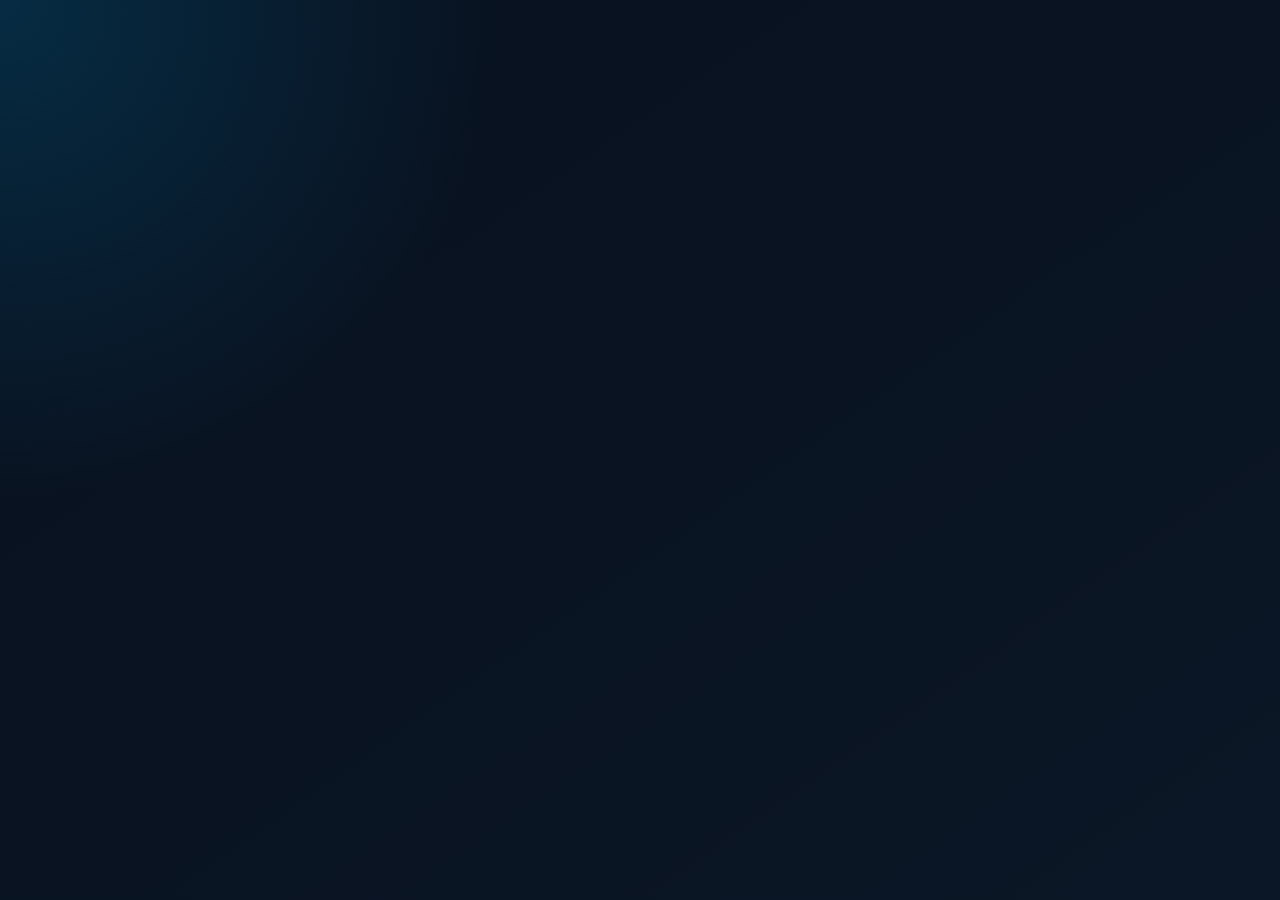
<file: login.html>
<!DOCTYPE html>
<html lang="pt-BR">
<head>
<meta charset="UTF-8">
<meta name="viewport" content="width=device-width, initial-scale=1.0">

<title>Login | Hardware News Pro</title>

<style>
:root{
  --bg:#07111f;
  --bg2:#0b1626;
  --card:#101d30;
  --blue:#00b7ff;
  --blue2:#63d5ff;
  --text:#f5f8fc;
  --muted:#a5b3c5;
  --border:#20334c;
  --red:#ff6675;
  --green:#25D366;
}

*{
  box-sizing:border-box;
}

html,
body{
  margin:0;
  min-height:100%;
}

body{
  min-height:100vh;
  display:flex;
  flex-direction:column;
  font-family:Arial,Helvetica,sans-serif;
  color:var(--text);
  background:
    radial-gradient(circle at top left,rgba(0,183,255,.16),transparent 32%),
    linear-gradient(145deg,var(--bg),var(--bg2));
}

a{
  color:inherit;
  text-decoration:none;
}

/* CABEÇALHO */

header{
  width:100%;
  background:rgba(7,17,31,.96);
  border-bottom:1px solid var(--border);
}

nav{
  width:min(1100px,92%);
  min-height:72px;
  margin:auto;

  display:flex;
</file>
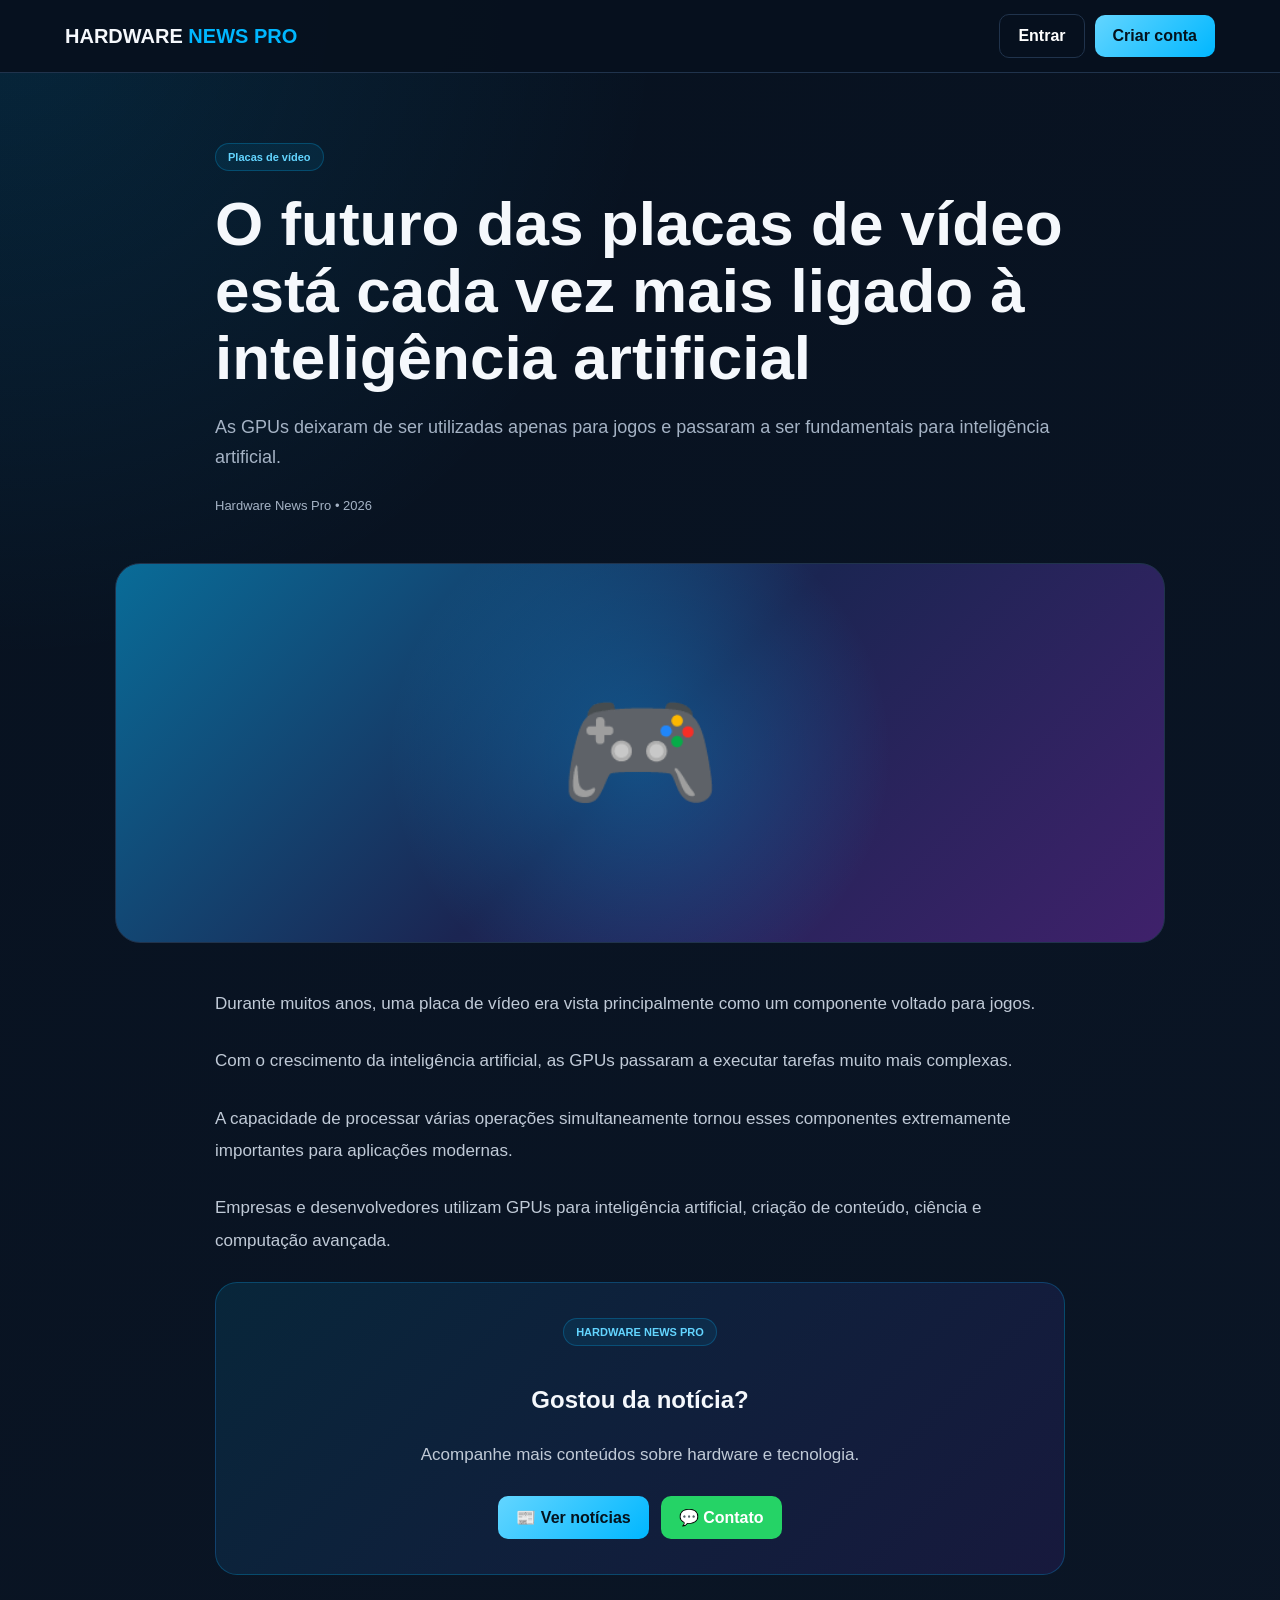
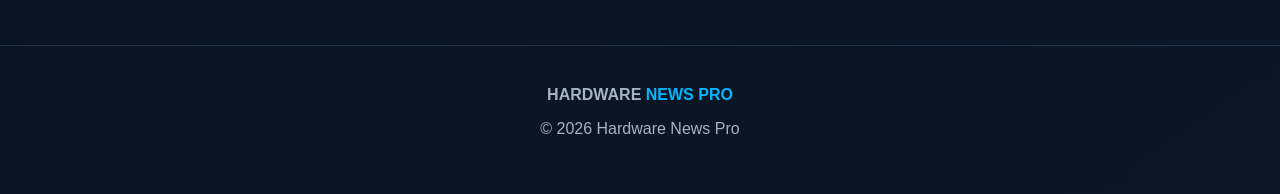
<file: Noticia.html>
<!DOCTYPE html>
<html lang="pt-BR">
<head>
<meta charset="UTF-8">
<meta name="viewport" content="width=device-width, initial-scale=1.0">

<title>Notícia | Hardware News Pro</title>

<style>
:root{
  --bg:#07111f;
  --bg2:#0b1626;
  --card:#101d30;
  --blue:#00b7ff;
  --blue2:#63d5ff;
  --text:#f5f8fc;
  --muted:#a5b3c5;
  --border:#20334c;
  --green:#25D366;
  --yellow:#ffc857;
}

*{box-sizing:border-box}

html{scroll-behavior:smooth}

body{
  margin:0;
  min-height:100vh;
  font-family:Arial,Helvetica,sans-serif;
  color:var(--text);
  background:
    radial-gradient(circle at top left,rgba(0,183,255,.13),transparent 30%),
    linear-gradient(145deg,var(--bg),var(--bg2));
}

a{
  text-decoration:none;
  color:inherit;
}

button{
  font-family:inherit;
}

/* HEADER */

header{
  position:sticky;
  top:0;
  z-index:100;
  background:rgba(7,17,31,.96);
  border-bottom:1px solid var(--border);
}

.container{
  width:min(1150px,92%);
  margin:auto;
}

nav{
  min-height:72px;
  display:flex;
  align-items:center;
  justify-content:space-between;
  gap:15px;
}

.logo{
  font-size:20px;
  font-weight:900;
}

.logo span{color:var(--blue)}

.nav-actions{
  display:flex;
  align-items:center;
  gap:10px;
}

.user-name{
  color:var(--blue2);
  font-size:13px;
  font-weight:bold;
}

.btn{
  display:inline-flex;
  align-items:center;
  justify-content:center;
  border:none;
  cursor:pointer;
  padding:12px 18px;
  border-radius:10px;
  font-weight:800;
  background:linear-gradient(135deg,var(--blue2),var(--blue));
  color:#04121d;
}

.btn-outline{
  background:transparent;
  color:white;
  border:1px solid var(--border);
}

/* ARTICLE */

.article-header{
  width:min(850px,92%);
  margin:auto;
  padding:70px 0 30px;
}

.badge{
  display:inline-block;
  padding:7px 12px;
  border-radius:20px;
  background:rgba(0,183,255,.08);
  border:1px solid rgba(0,183,255,.25);
  color:var(--blue2);
  font-size:11px;
  font-weight:bold;
}

.badge.premium{
  color:var(--yellow);
  border-color:rgba(255,200,87,.3);
  background:rgba(255,200,87,.08);
}

h1{
  font-size:clamp(36px,6vw,62px);
  line-height:1.08;
  margin:20px 0;
}

.subtitle{
  color:var(--muted);
  font-size:18px;
  line-height:1.7;
}

.info{
  margin-top:25px;
  color:var(--muted);
  font-size:13px;
}

.cover{
  width:min(1050px,92%);
  height:380px;
  margin:20px auto 45px;
  display:flex;
  align-items:center;
  justify-content:center;
  font-size:130px;
  border-radius:25px;
  border:1px solid var(--border);
  background:
    radial-gradient(circle,rgba(0,183,255,.3),transparent 45%),
    linear-gradient(135deg,#096c98,#1b2552,#3f216b);
}

.content{
  width:min(850px,92%);
  margin:auto;
  padding-bottom:70px;
}

.content p{
  color:#c0cad7;
  font-size:17px;
  line-height:1.9;
  margin:25px 0;
}

.content h2{
  margin-top:40px;
}

/* PREMIUM */

.premium-box{
  position:relative;
  overflow:hidden;
  margin:45px 0;
  border-radius:22px;
  border:1px solid var(--border);
  background:var(--card);
}

.premium-content{
  padding:35px;
}

.premium-box.locked .premium-content{
  filter:blur(6px);
  opacity:.25;
  pointer-events:none;
  user-select:none;
}

.lock-screen{
  display:none;
  position:absolute;
  inset:0;
  padding:25px;
  flex-direction:column;
  align-items:center;
  justify-content:center;
  text-align:center;
  background:rgba(7,17,31,.88);
}

.premium-box.locked .lock-screen{
  display:flex;
}

.lock-icon{
  font-size:55px;
}

.lock-screen p{
  max-width:500px;
  color:var(--muted);
}

/* CTA */

.cta{
  padding:35px;
  text-align:center;
  border-radius:22px;
  background:linear-gradient(135deg,#08263a,#17193d);
  border:1px solid rgba(0,183,255,.25);
}

.cta-buttons{
  display:flex;
  justify-content:center;
  flex-wrap:wrap;
  gap:12px;
  margin-top:20px;
}

.whatsapp{
  background:var(--green);
  color:white;
}

.not-found{
  width:min(700px,92%);
  margin:100px auto;
  padding:40px;
  text-align:center;
  border-radius:22px;
  background:var(--card);
  border:1px solid var(--border);
}

footer{
  padding:40px;
  text-align:center;
  border-top:1px solid var(--border);
  color:var(--muted);
}

footer span{color:var(--blue)}

@media(max-width:650px){

  .user-name{
    display:none;
  }

  .cover{
    height:230px;
    font-size:80px;
  }

  .article-header{
    padding-top:45px;
  }

  .content p{
    font-size:16px;
  }

}
</style>
</head>

<body>

<header>

<div class="container">

<nav>

<a href="index.html" class="logo">
HARDWARE <span>NEWS PRO</span>
</a>

<div
class="nav-actions"
id="navActions">
</div>

</nav>

</div>

</header>


<main id="mainContent">
</main>


<footer>

<strong>
HARDWARE <span>NEWS PRO</span>
</strong>

<p>
© 2026 Hardware News Pro
</p>

</footer>


<script>

/* ========================================
   STORAGE
======================================== */

const STORAGE_USERS =
  "hardwareNewsUsuarios";

const STORAGE_LOGGED =
  "hardwareNewsUsuarioLogado";

const STORAGE_NEWS =
  "hardwareNewsNoticias";


/* ========================================
   NOTÍCIAS PADRÃO
======================================== */

const noticiasPadrao = [

{
  id:"news-1",
  title:"O futuro das placas de vídeo está cada vez mais ligado à inteligência artificial",
  category:"Placas de vídeo",
  icon:"🎮",
  summary:"As GPUs deixaram de ser utilizadas apenas para jogos e passaram a ser fundamentais para inteligência artificial.",
  content:`
Durante muitos anos, uma placa de vídeo era vista principalmente como um componente voltado para jogos.

Com o crescimento da inteligência artificial, as GPUs passaram a executar tarefas muito mais complexas.

A capacidade de processar várias operações simultaneamente tornou esses componentes extremamente importantes para aplicações modernas.

Empresas e desenvolvedores utilizam GPUs para inteligência artificial, criação de conteúdo, ciência e computação avançada.
  `,
  premium:false,
  createdAt:"2026"
},

{
  id:"news-2",
  title:"Como escolher um processador para seu computador",
  category:"Processadores",
  icon:"⚙️",
  summary:"Conheça os principais pontos para escolher uma CPU equilibrada.",
  content:`
Escolher um processador depende diretamente do objetivo do computador.

Para tarefas básicas, não é necessário investir em um processador extremamente poderoso.

Já para jogos, edição de vídeo e aplicações profissionais, uma CPU mais potente pode fazer uma grande diferença.

Também é importante verificar a compatibilidade com a placa-mãe, memória RAM e sistema de refrigeração.
  `,
  premium:false,
  createdAt:"2026"
},

{
  id:"news-3",
  title:"Benchmark avançado das GPUs modernas",
  category:"Hardware",
  icon:"📊",
  summary:"Comparativos completos de desempenho e eficiência para usuários avançados.",
  content:`
As placas de vídeo modernas apresentam diferenças importantes dependendo da resolução e do tipo de aplicação.

O desempenho pode variar significativamente entre jogos, criação de conteúdo e inteligência artificial.

Esta análise apresenta uma visão geral sobre os principais fatores que influenciam o desempenho de uma GPU.
  `,
  premium:true,
  createdAt:"2026"
}

];


/* ========================================
   INICIALIZAR NOTÍCIAS
======================================== */

function obterNoticias(){

  try{

    const dados =
      localStorage.getItem(STORAGE_NEWS);

    if(!dados){

      localStorage.setItem(
        STORAGE_NEWS,
        JSON.stringify(noticiasPadrao)
      );

      return noticiasPadrao;
    }

    const noticias =
      JSON.parse(dados);

    return Array.isArray(noticias)
      ? noticias
      : noticiasPadrao;

  }catch(error){

    return noticiasPadrao;

  }

}


/* ========================================
   USUÁRIO LOGADO
======================================== */

function obterUsuario(){

  try{

    const dados =
      localStorage.getItem(STORAGE_LOGGED);

    if(!dados){
      return null;
    }

    const usuario =
      JSON.parse(dados);

    if(!usuario || !usuario.email){
      return null;
    }

    return usuario;

  }catch(error){

    return null;

  }

}


/* ========================================
   ATUALIZAR PREMIUM
======================================== */

function atualizarPremium(usuario){

  if(!usuario){
    return null;
  }

  try{

    const usuarios =
      JSON.parse(
        localStorage.getItem(STORAGE_USERS)
      ) || [];


    const usuarioAtual =
      usuarios.find(function(item){

        return String(item.email || "")
          .toLowerCase() ===
          String(usuario.email || "")
          .toLowerCase();

      });


    if(usuarioAtual){

      usuario.premium =
        usuarioAtual.premium === true;

      usuario.plano =
        usuarioAtual.plano ||
        (usuario.premium
          ? "Premium"
          : "Gratuito");


      localStorage.setItem(
        STORAGE_LOGGED,
        JSON.stringify(usuario)
      );

    }

  }catch(error){}

  return usuario;

}


/* ========================================
   MENU
======================================== */

function carregarMenu(usuario){

  const nav =
    document.getElementById("navActions");


  if(!usuario){

    nav.innerHTML = `
      <a href="login.html" class="btn btn-outline">
        Entrar
      </a>

      <a href="cadastro.html" class="btn">
        Criar conta
      </a>
    `;

    return;
  }


  nav.innerHTML = `

    <span class="user-name">
      👤 ${escapeHTML(usuario.nome || "Usuário")}
      ${usuario.premium === true ? "👑" : ""}
    </span>

    <a href="index.html" class="btn btn-outline">
      Início
    </a>

    <button
      class="btn btn-outline"
      onclick="sair()">
      Sair
    </button>

  `;

}


function sair(){

  localStorage.removeItem(
    STORAGE_LOGGED
  );

  window.location.href =
    "index.html";

}


/* ========================================
   URL
======================================== */

function obterId(){

  const params =
    new URLSearchParams(
      window.location.search
    );

  return params.get("id");

}


/* ========================================
   SEGURANÇA HTML
======================================== */

function escapeHTML(valor){

  const div =
    document.createElement("div");

  div.textContent =
    String(valor || "");

  return div.innerHTML;

}


/* ========================================
   FORMATAR TEXTO
======================================== */

function formatarConteudo(texto){

  return String(texto || "")
    .trim()
    .split(/\n\s*\n/)
    .map(function(paragrafo){

      return `
        <p>
          ${escapeHTML(paragrafo.trim())}
        </p>
      `;

    })
    .join("");

}


/* ========================================
   MOSTRAR NOTÍCIA
======================================== */

function mostrarNoticia(noticia,usuario){

  const premium =
    noticia.premium === true;

  const liberado =
    !premium ||
    (usuario &&
     usuario.premium === true);


  const premiumBox =
    premium
    ? `

      <div class="premium-box ${liberado ? "" : "locked"}">

        <div class="premium-content">

          <span class="badge premium">
            👑 ANÁLISE PREMIUM
          </span>

          <h2>
            Conteúdo exclusivo Hardware News Pro
          </h2>

          <p>
            Esta parte da análise apresenta informações exclusivas para usuários Premium.
          </p>

          <p>
            Usuários Premium possuem acesso aos conteúdos especiais e análises avançadas.
          </p>

          <h2>
            Conclusão
          </h2>

          <p>
            A escolha do hardware deve considerar desempenho, eficiência e o objetivo de utilização do computador.
          </p>

        </div>

        <div class="lock-screen">

          <div class="lock-icon">
            🔒
          </div>

          <h2>
            Conteúdo Premium
          </h2>

          <p>
            Entre no Premium para desbloquear esta análise exclusiva.
          </p>

          <a
            href="premium.html"
            class="btn">
            👑 Ver Premium
          </a>

        </div>

      </div>

    `
    : "";


  document.getElementById("mainContent")
  .innerHTML = `

    <section class="article-header">

      <span class="badge ${premium ? "premium" : ""}">

        ${
          premium
          ? "👑 PREMIUM"
          : escapeHTML(noticia.category || "NOTÍCIA")
        }

      </span>

      <h1>
        ${escapeHTML(noticia.title)}
      </h1>

      <p class="subtitle">
        ${escapeHTML(noticia.summary)}
      </p>

      <div class="info">
        Hardware News Pro •
        ${escapeHTML(noticia.createdAt || "2026")}
      </div>

    </section>


    <div class="cover">
      ${escapeHTML(noticia.icon || "📰")}
    </div>


    <article class="content">

      ${formatarConteudo(noticia.content)}

      ${premiumBox}


      <div class="cta">

        <span class="badge">
          HARDWARE NEWS PRO
        </span>

        <h2>
          Gostou da notícia?
        </h2>

        <p>
          Acompanhe mais conteúdos sobre hardware e tecnologia.
        </p>

        <div class="cta-buttons">

          <a
            href="index.html"
            class="btn">
            📰 Ver notícias
          </a>

          <a
            href="https://wa.me/5561993730064"
            target="_blank"
            rel="noopener"
            class="btn whatsapp">
            💬 Contato
          </a>

        </div>

      </div>

    </article>

  `;


  document.title =
    noticia.title +
    " | Hardware News Pro";

}


/* ========================================
   NOTÍCIA NÃO ENCONTRADA
======================================== */

function noticiaNaoEncontrada(){

  document.getElementById("mainContent")
  .innerHTML = `

    <div class="not-found">

      <div style="font-size:60px">
        📰
      </div>

      <h1>
        Notícia não encontrada
      </h1>

      <p>
        Esta notícia não existe ou foi removida.
      </p>

      <a
        href="index.html"
        class="btn">
        ← Voltar ao início
      </a>

    </div>

  `;

}


/* ========================================
   INICIAR
======================================== */

function iniciar(){

  const noticias =
    obterNoticias();

  let usuario =
    obterUsuario();

  usuario =
    atualizarPremium(usuario);

  carregarMenu(usuario);


  const id =
    obterId();


  let noticia =
    noticias.find(function(item){

      return item.id === id;

    });


  if(!noticia && id === null){

    noticia = noticias[0];

  }


  if(!noticia){

    noticiaNaoEncontrada();

    return;

  }


  mostrarNoticia(
    noticia,
    usuario
  );

}


iniciar();

</script>

</body>
</html>
</file>
